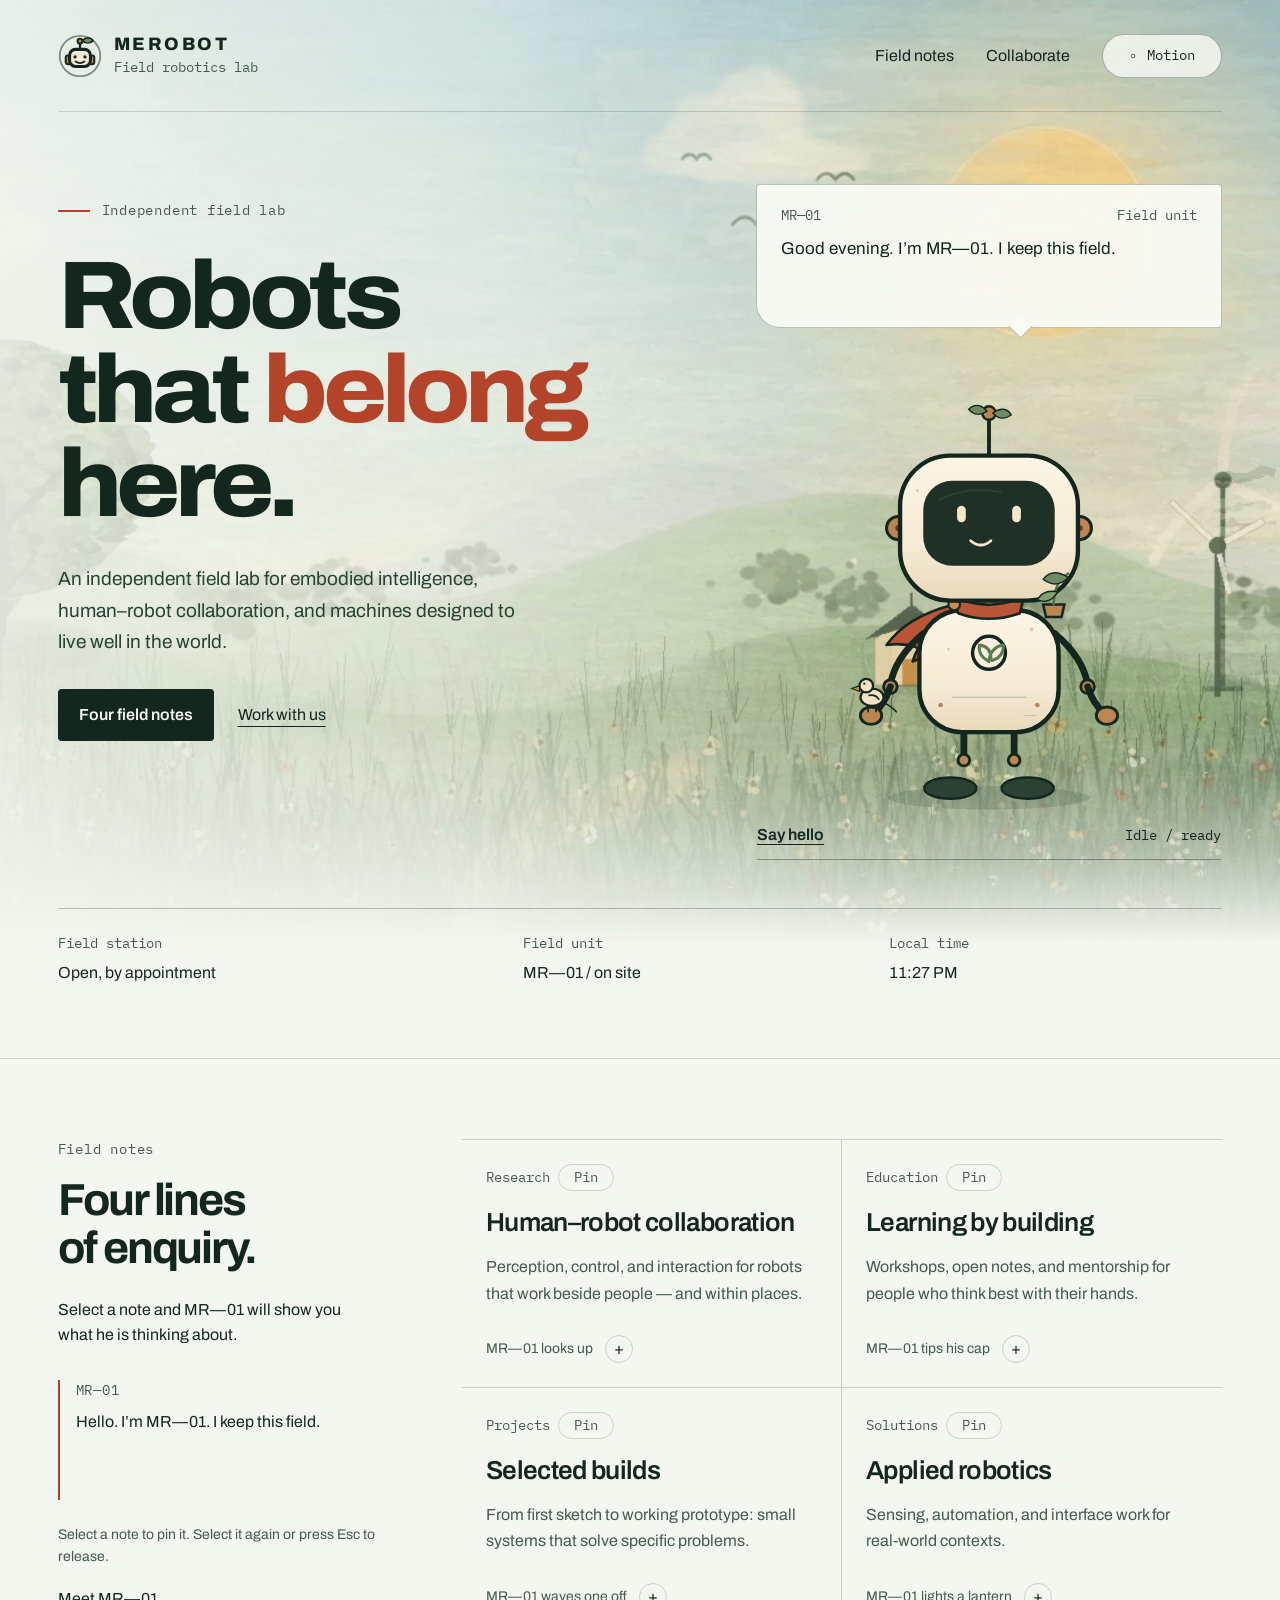
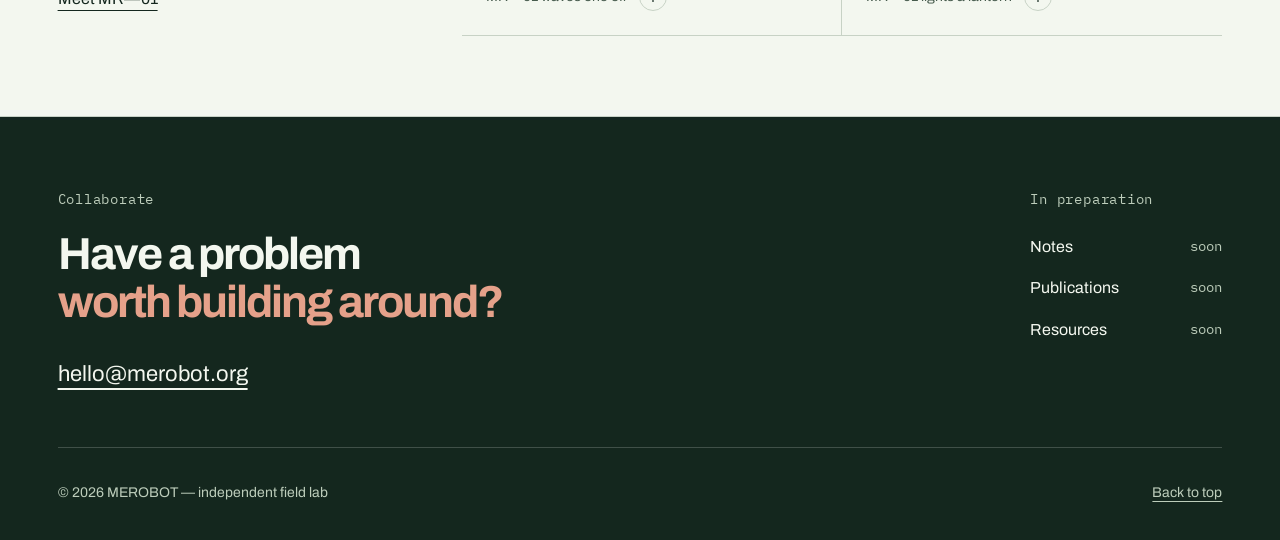
<file: index.html>
<!doctype html>
<html lang="en" data-motion="calm">
<head>
  <meta charset="utf-8">
  <meta http-equiv="Content-Security-Policy" content="default-src 'self'; base-uri 'self'; object-src 'none'; form-action 'self'; img-src 'self'; font-src 'self'; style-src 'self'; style-src-attr 'none'; script-src 'self'; script-src-attr 'none'; connect-src 'self'; manifest-src 'self';">
  <meta name="viewport" content="width=device-width, initial-scale=1">
  <title>MEROBOT — Robots that belong here</title>
  <meta name="description" content="MEROBOT is an independent field lab for embodied intelligence, human–robot collaboration, and machines designed to live well in the world.">
  <meta name="theme-color" content="#f3f7ef">
  <meta name="color-scheme" content="light">
  <link rel="canonical" href="https://merobot.org/">

  <meta property="og:type" content="website">
  <meta property="og:site_name" content="MEROBOT">
  <meta property="og:title" content="MEROBOT — Robots that belong here">
  <meta property="og:description" content="An independent field lab for embodied intelligence, human–robot collaboration, and machines designed to live well in the world.">
  <meta property="og:url" content="https://merobot.org/">
  <meta property="og:image" content="https://merobot.org/assets/img/og-cover-v5.jpg">
  <meta property="og:image:type" content="image/jpeg">
  <meta property="og:image:width" content="1200">
  <meta property="og:image:height" content="630">
  <meta property="og:image:alt" content="MEROBOT — a small field robot standing in a painted meadow.">
  <meta name="twitter:card" content="summary_large_image">
  <meta name="twitter:title" content="MEROBOT — Robots that belong here">
  <meta name="twitter:description" content="An independent field lab for embodied intelligence, human–robot collaboration, and machines designed to live well in the world.">
  <meta name="twitter:image" content="https://merobot.org/assets/img/og-cover-v5.jpg">

  <link rel="icon" href="/assets/img/favicon.svg" type="image/svg+xml">
  <link rel="apple-touch-icon" href="/assets/img/apple-touch-icon.png">
  <link rel="manifest" href="/site.webmanifest">
  <link rel="preload" href="/assets/fonts/archivo-latin.woff2" as="font" type="font/woff2" crossorigin>
  <link rel="preload" href="/assets/fonts/ibm-plex-mono-400-latin.woff2" as="font" type="font/woff2" crossorigin>
  <link rel="stylesheet" href="/assets/css/fonts.css?v=7.0.0">
  <link rel="stylesheet" href="/assets/css/home.css?v=7.0.0">
  <link rel="stylesheet" href="/assets/css/robot.css?v=7.0.0">
  <script src="/assets/js/home.js?v=7.0.0" data-cfasync="false" defer></script>
</head>
<body>
  <a class="skip-link" href="#main">Skip to content</a>
  <div class="world" aria-hidden="true">
    <img class="world__img" src="/assets/img/meadow-field-1600.webp"
      srcset="/assets/img/meadow-field-900.webp 900w, /assets/img/meadow-field-1600.webp 1600w"
      sizes="100vw" width="1600" height="828" alt="" decoding="async">
    <div class="world__veil"></div>
  </div>
  <div class="page">
    <header class="masthead wrap" id="top">
      <a class="brand" href="/" aria-label="MEROBOT — home">
        <svg class="brand__mark" viewBox="0 0 40 40" aria-hidden="true" focusable="false">
          <circle class="brand__ring" cx="20" cy="20" r="18.4"/>
          <path class="brand__antenna-stem" d="M20 13V7"/>
          <circle class="brand__antenna-ball" cx="20" cy="6.5" r="2.2"/>
          <path class="brand__leaf" d="M22 6c4-4 8-3 10 0-3 3-7 3-10 0Z"/>
          <rect class="brand__ear" x="7" y="19.5" width="4.5" height="8" rx="2"/>
          <rect class="brand__ear" x="28.5" y="19.5" width="4.5" height="8" rx="2"/>
          <rect class="brand__head" x="10.5" y="14" width="19" height="15.5" rx="5.5"/>
          <circle class="brand__eye" cx="15.5" cy="20.8" r="1.5"/>
          <circle class="brand__eye" cx="24.5" cy="20.8" r="1.5"/>
          <path class="brand__mouth" d="M16 25c2.4 1.7 5.6 1.7 8 0"/>
        </svg>
        <span class="brand__text"><span class="brand__name">MEROBOT</span><span class="brand__descriptor">Field robotics lab</span></span>
      </a>
      <nav class="navigation" aria-label="Main">
        <a href="#notes">Field notes</a>
        <a href="#contact">Collaborate</a>
      </nav>
      <button class="motion" type="button" data-motion-toggle aria-pressed="true" aria-label="Calm mode" aria-describedby="motion-help" hidden>
        <span class="motion__icon" aria-hidden="true">II</span><span data-motion-label>Calm</span>
      </button>
      <span class="visually-hidden" id="motion-help">Calm pauses movement. Your system’s reduced motion preference takes priority.</span>
    </header>

    <main id="main" tabindex="-1">
      <div class="arrival wrap">
        <section class="hero" aria-labelledby="hero-title">
          <p class="eyebrow">Independent field lab</p>
          <h1 id="hero-title"><span>Robots</span> <span>that <em>belong</em></span> <span>here.</span></h1>
          <p class="hero__intro">An independent field lab for embodied intelligence, human–robot collaboration, and machines designed to live well in the world.</p>
          <div class="hero__actions">
            <a class="button button--dark" href="#notes">Four field notes</a>
            <a class="text-link" href="mailto:hello@merobot.org">Work with us</a>
          </div>
        </section>
        <section class="stage" aria-label="Meet MR—01" id="mr01">
          <aside class="voice" data-voice aria-label="MR—01 says">
            <p class="voice__head"><span>MR—01</span><span class="voice__caption">Field unit</span></p>
            <p class="voice__text" data-voice-text>Hello. I’m MR—01. I keep this field.</p>
          </aside>
          <button class="unit" type="button" disabled data-robot aria-label="Say hello to MR—01" aria-describedby="robot-hint">
            <svg class="robot" data-face="neutral" data-mood="idle" data-act="" viewBox="0 0 480 500" width="480" height="500" aria-hidden="true" focusable="false">
            <defs>
              <linearGradient id="shellGrad" x1="0" y1="0" x2="0" y2="1">
                <stop offset="0" stop-color="#fcf5e6"/>
                <stop offset=".62" stop-color="#f5ead3"/>
                <stop offset="1" stop-color="#ead9bc"/>
              </linearGradient>
            </defs>
            <ellipse class="robot__shadow" cx="240" cy="486" rx="104" ry="12"/>

            <g class="robot__float">
              <g class="legs">
                <path class="robot-limb" d="M214 414v33"/>
                <path class="robot-limb" d="M266 414v33"/>
                <circle class="joint" cx="214" cy="447" r="6"/>
                <circle class="joint" cx="266" cy="447" r="6"/>
                <ellipse class="foot" cx="200" cy="476" rx="27" ry="11"/>
                <ellipse class="foot" cx="280" cy="476" rx="27" ry="11"/>
              </g>

              <g class="scarf-tails">
                <path class="scarf" d="M204 286c-32 8-56 22-70 42 18-3 33 1 45 10 7-21 18-38 34-49Z"/>
                <path class="scarf scarf--two" d="M206 294c-24 14-39 31-45 51 13-6 26-5 36 1 2-20 6-36 18-49Z"/>
              </g>

              <g class="arm arm--left">
                <path class="robot-limb" d="M172 316c-20 17-31 34-34 53"/>
                <circle class="joint" cx="138" cy="371" r="7"/>
                <path class="robot-limb" d="M138 371c-4 12-9 21-17 27"/>
                <ellipse class="hand" cx="118" cy="401" rx="11" ry="9"/>
              </g>
              <g class="arm arm--right">
                <path class="robot-limb" d="M308 316c20 17 31 34 34 53"/>
                <circle class="joint" cx="342" cy="371" r="7"/>
                <path class="robot-limb" d="M342 371c4 12 9 21 17 27"/>
                <ellipse class="hand" cx="362" cy="401" rx="11" ry="9"/>
              </g>

              <rect class="neck" x="216" y="272" width="48" height="30" rx="8"/>
              <rect class="shell" x="168" y="292" width="144" height="126" rx="44"/>
              <circle class="body-dial" cx="240" cy="336" r="17"/>
              <path class="body-leaf" d="M240 345c-8-4-11-10-10-17 8 1 12 6 12 14M240 343c2-9 7-14 15-15 0 8-4 14-12 16"/>
              <circle class="rivet" cx="190" cy="390" r="2.4"/>
              <circle class="rivet" cx="290" cy="390" r="2.4"/>
              <path class="body-seam" d="M202 382h76"/>
              <circle class="patina" cx="284" cy="312" r="2.1"/>
              <circle class="patina" cx="198" cy="332" r="1.6"/>
              <path class="scratch" d="M276 401h13"/>

              <g class="scarf-band">
                <path class="scarf" d="M204 278c24 11 48 11 72 0l-4 17c-22 8-42 8-64 0Z"/>
                <circle class="scarf-knot" cx="204" cy="286" r="6"/>
              </g>

              <g class="robot__head">
                <g class="head-tilt">
                  <g class="antenna">
                    <path class="antenna-stem" d="M240 132V94"/>
                    <circle class="antenna-bulb" cx="240" cy="88" r="7"/>
                    <path class="antenna-leaf" d="M244 88c8-6 15-5 19 2-7 5-14 4-19-2Z"/>
                    <path class="antenna-leaf" d="M238 86c-6-7-13-8-19-2 5 6 12 7 19 2Z"/>
                  </g>

                  <circle class="ear" cx="146" cy="207" r="12"/>
                  <circle class="ear" cx="334" cy="207" r="12"/>
                  <circle class="ear-dot" cx="146" cy="207" r="3"/>
                  <circle class="ear-dot" cx="334" cy="207" r="3"/>

                  <rect class="shell" x="148" y="132" width="184" height="150" rx="52"/>
                  <rect class="visor" x="172" y="158" width="136" height="88" rx="30"/>

                  <g class="face face--neutral">
                    <g class="eye-track">
                      <rect class="eye eye-blink" x="207" y="184" width="9" height="17" rx="4.5"/>
                      <rect class="eye eye-blink" x="264" y="184" width="9" height="17" rx="4.5"/>
                    </g>
                    <path class="mouth" d="M221 220c7 6 14 6 21 0"/>
                  </g>

                  <g class="face face--curious">
                    <g class="eye-track">
                      <rect class="eye eye-blink" x="207" y="181" width="9" height="16" rx="4.5"/>
                      <rect class="eye eye-blink" x="264" y="181" width="9" height="16" rx="4.5"/>
                    </g>
                    <path class="brow" d="M198 170h15M267 170h15"/>
                    <circle class="mouth-o" cx="240" cy="221" r="4.6"/>
                  </g>

                  <g class="face face--happy">
                    <path class="happy-eye" d="M202 198c6-9 14-9 20 0"/>
                    <path class="happy-eye" d="M258 198c6-9 14-9 20 0"/>
                    <path class="mouth" d="M216 213c8 13 24 13 32 0"/>
                  </g>

                  <g class="face face--excited">
                    <circle class="eye" cx="211" cy="194" r="8"/>
                    <circle class="eye" cx="269" cy="194" r="8"/>
                    <circle class="eye-shine" cx="214" cy="191" r="2"/>
                    <circle class="eye-shine" cx="272" cy="191" r="2"/>
                    <ellipse class="mouth-fill" cx="240" cy="220" rx="10" ry="7"/>
                  </g>

                  <g class="face face--wink">
                    <rect class="eye eye-blink" x="207" y="184" width="9" height="17" rx="4.5"/>
                    <path class="happy-eye" d="M259 198c6-9 14-9 20 0"/>
                    <path class="mouth" d="M218 218c8 5 17 2 22-3"/>
                  </g>

                  <g class="face face--sleepy">
                    <path class="happy-eye" d="M202 197c6 5 14 5 20 0"/>
                    <path class="happy-eye" d="M258 197c6 5 14 5 20 0"/>
                    <path class="mouth" d="M228 220c4 3 8 3 12 0"/>
                  </g>

                  <path class="visor-gloss" d="M188 178c19-10 43-12 65-8"/>
                  <circle class="patina" cx="312" cy="260" r="2"/>
                  <circle class="patina" cx="166" cy="168" r="1.6"/>
                </g>
              </g>

              <g class="plant">
                <path class="plant-cup" d="M296 286h22l-3 13h-16Z"/>
                <path class="plant-stem" d="M307 286c0-15 5-26 15-32"/>
                <path class="plant-leaf" d="M322 258c-11-7-20-6-26 2 9 7 18 6 26-2Z"/>
                <path class="plant-leaf plant-leaf--small" d="M311 273c-10-2-17 1-21 8 8 4 16 1 21-8Z"/>
              </g>

              <g class="bird">
                <path class="bird-tail" d="M124 385c10 3 16 7 20 12"/>
                <ellipse class="bird-body" cx="119" cy="382" rx="12" ry="9"/>
                <circle class="bird-head" cx="113" cy="370" r="7"/>
                <path class="bird-beak" d="M106 370l-8 3 8 3Z"/>
                <circle class="bird-eye" cx="111" cy="368" r="1.2"/>
                <path class="bird-wing" d="M116 380c5-1 8 1 10 4"/>
                <path class="bird-foot" d="M115 391v6M123 391v6"/>
              </g>

              <g class="acc acc--lens">
                <g class="lens-float">
                  <circle class="lens-glass" cx="368" cy="180" r="30"/>
                  <path class="lens-handle" d="M389 201l18 24"/>
                  <path class="lens-leaf" d="M352 190c4-16 17-24 34-20-2 17-14 26-34 20Z"/>
                  <path class="lens-vein" d="M355 186c8 2 16 0 24-6"/>
                </g>
                <circle class="firefly" cx="327" cy="150" r="3"/>
                <circle class="firefly" cx="412" cy="152" r="2.4"/>
                <circle class="firefly" cx="390" cy="236" r="2.2"/>
              </g>

              <g class="acc acc--cap">
                <path class="cap-top" d="M158 112 240 76 322 112 240 148Z"/>
                <path class="cap-base" d="M196 128c0 14 18 23 44 23s44-9 44-23"/>
                <path class="cap-line" d="M240 76V64"/>
                <circle class="cap-button" cx="240" cy="61" r="4"/>
                <path class="cap-tassel" d="M318 112c12 7 15 18 10 29"/>
                <circle class="cap-tassel-end" cx="327" cy="145" r="4"/>
              </g>

              <g class="acc acc--plane">
                <path class="plane-trail" d="M300 235c28-40 62-65 103-80"/>
                <g class="plane">
                  <path class="plane-body" d="M352 150 418 128 388 164 376 194 366 166Z"/>
                  <path class="plane-fold" d="M418 128 366 166M366 166l10 4"/>
                </g>
                <circle class="firefly" cx="333" cy="208" r="2.2"/>
              </g>

              <g class="acc acc--lantern">
                <path class="lantern-line" d="M372 108v28"/>
                <g class="lantern-sway">
                  <circle class="lantern-glow" cx="372" cy="162" r="36"/>
                  <path class="lantern-cap" d="M350 136h44"/>
                  <path class="lantern-body" d="M350 140c0-6 44-6 44 0v42c0 12-44 12-44 0Z"/>
                  <path class="lantern-rib" d="M360 140v44M372 138v48M384 140v44"/>
                  <path class="lantern-base" d="M354 184h36"/>
                  <path class="lantern-tassel" d="M372 188v14"/>
                </g>
                <circle class="firefly" cx="420" cy="150" r="2.4"/>
              </g>
            </g>
          </svg>
            <span class="unit__bar" aria-hidden="true"><span class="unit__hint">Say hello</span><span data-state>Idle / ready</span></span>
          </button>
          <p class="visually-hidden" id="robot-hint">Select a field note to see MR—01’s response.</p>
        </section>
        <dl class="facts">
          <div><dt>Field station</dt><dd>Open, by appointment</dd></div>
          <div><dt>Field unit</dt><dd>MR—01 / on site</dd></div>
          <div><dt>Local time</dt><dd><time data-clock datetime="18:00">—</time></dd></div>
        </dl>
      </div>

      <section class="notes" id="notes" tabindex="-1" aria-labelledby="notes-title">
        <div class="notes__inner wrap">
          <noscript><p>JavaScript enables MR—01’s interactions. The four field notes are available below.</p></noscript>
          <div class="notes__head">
            <p class="eyebrow">Field notes</p>
            <h2 id="notes-title">Four lines<br>of enquiry.</h2>
            <p class="notes__lede">Select a note and MR—01 will show you what he is thinking about.</p>
            <div class="note-response" id="note-response" role="region" aria-label="MR—01’s response">
              <p class="eyebrow">MR—01</p>
              <p data-note-response>Hello. I’m MR—01. I keep this field.</p>
            </div>
            <p class="notes__hint" id="notes-help">Select a note to pin it. Select it again or press Esc to release.</p>
            <a class="text-link" href="#mr01">Meet MR—01</a>
          </div>
          <div class="notes__grid" role="group" aria-labelledby="notes-title" aria-describedby="notes-help">
          <button class="note" type="button" disabled data-mood="research" aria-pressed="false" aria-label="Research — Human–robot collaboration" aria-controls="note-response" aria-describedby="note-research-desc">
            <span class="note__top">
              <span class="note__kind">Research</span>
              <span class="note__pin" aria-hidden="true">Pin</span>
            </span>
            <span class="note__title">Human–robot collaboration</span>
            <span class="note__desc" id="note-research-desc">Perception, control, and interaction for robots that work beside people — and within places.</span>
            <span class="note__foot">
              <span class="note__response">MR—01 looks up</span>
              <span class="note__mark" aria-hidden="true">+</span>
            </span>
          </button>

          <button class="note" type="button" disabled data-mood="education" aria-pressed="false" aria-label="Education — Learning by building" aria-controls="note-response" aria-describedby="note-education-desc">
            <span class="note__top">
              <span class="note__kind">Education</span>
              <span class="note__pin" aria-hidden="true">Pin</span>
            </span>
            <span class="note__title">Learning by building</span>
            <span class="note__desc" id="note-education-desc">Workshops, open notes, and mentorship for people who think best with their hands.</span>
            <span class="note__foot">
              <span class="note__response">MR—01 tips his cap</span>
              <span class="note__mark" aria-hidden="true">+</span>
            </span>
          </button>

          <button class="note" type="button" disabled data-mood="projects" aria-pressed="false" aria-label="Projects — Selected builds" aria-controls="note-response" aria-describedby="note-projects-desc">
            <span class="note__top">
              <span class="note__kind">Projects</span>
              <span class="note__pin" aria-hidden="true">Pin</span>
            </span>
            <span class="note__title">Selected builds</span>
            <span class="note__desc" id="note-projects-desc">From first sketch to working prototype: small systems that solve specific problems.</span>
            <span class="note__foot">
              <span class="note__response">MR—01 waves one off</span>
              <span class="note__mark" aria-hidden="true">+</span>
            </span>
          </button>

          <button class="note" type="button" disabled data-mood="solutions" aria-pressed="false" aria-label="Solutions — Applied robotics" aria-controls="note-response" aria-describedby="note-solutions-desc">
            <span class="note__top">
              <span class="note__kind">Solutions</span>
              <span class="note__pin" aria-hidden="true">Pin</span>
            </span>
            <span class="note__title">Applied robotics</span>
            <span class="note__desc" id="note-solutions-desc">Sensing, automation, and interface work for real-world contexts.</span>
            <span class="note__foot">
              <span class="note__response">MR—01 lights a lantern</span>
              <span class="note__mark" aria-hidden="true">+</span>
            </span>
          </button>
        </div>
        </div>
      </section>
    </main>

    <footer class="footer" id="contact">
      <div class="footer__inner wrap">
        <div class="footer__lead">
          <p class="eyebrow">Collaborate</p>
          <h2>Have a problem<br><em>worth building around?</em></h2>
          <a class="footer__mail" href="mailto:hello@merobot.org">hello@merobot.org</a>
        </div>
        <div class="footer__aside">
          <p class="eyebrow">In preparation</p>
          <ul><li>Notes <span>soon</span></li><li>Publications <span>soon</span></li><li>Resources <span>soon</span></li></ul>
        </div>
        <div class="footer__base"><span>© 2026 MEROBOT — independent field lab</span><a href="#top">Back to top</a></div>
      </div>
    </footer>
  </div>
  <p class="visually-hidden" data-voice-live role="status" aria-live="polite" aria-atomic="true"></p>
</body>
</html>
</file>
<file: assets/css/fonts.css>
/* Self-hosted open-source typefaces (SIL Open Font License). */

@font-face {
  font-family: "Archivo";
  src: url("../fonts/archivo-latin.woff2") format("woff2");
  font-style: normal;
  font-weight: 100 900;
  font-stretch: 62% 125%;
  font-display: swap;
}

@font-face {
  font-family: "IBM Plex Mono";
  src: url("../fonts/ibm-plex-mono-400-latin.woff2") format("woff2");
  font-style: normal;
  font-weight: 400;
  font-display: swap;
}

@font-face {
  font-family: "IBM Plex Mono";
  src: url("../fonts/ibm-plex-mono-500-latin.woff2") format("woff2");
  font-style: normal;
  font-weight: 500;
  font-display: swap;
}
</file>
<file: assets/css/home.css>
/* MEROBOT — arrival, enquiry, collaboration. Local fonts, intrinsic layout. */
:root {
  --paper: #f3f7ef;
  --ink: #14271e;
  --muted: #465b4d;
  --coral: #b34429;
  --rule: #c7d2c5;
  --sans: "Archivo", "Helvetica Neue", Arial, sans-serif;
  --mono: "IBM Plex Mono", monospace;
  --gutter: clamp(1.25rem, 4.5vw, 4.5rem);
}
* { box-sizing: border-box; }
html { background: var(--paper); scroll-behavior: auto; -webkit-text-size-adjust: 100%; }
body { margin: 0; color: var(--ink); font: 1rem/1.6 var(--sans); -webkit-font-smoothing: antialiased; }
h1, h2, p, dl, dd { margin: 0; }
button, a { -webkit-tap-highlight-color: transparent; touch-action: manipulation; }
button { font: inherit; color: inherit; }
button:enabled { cursor: pointer; }
a { color: inherit; }
svg, img { display: block; max-width: 100%; }
[hidden] { display: none !important; }
::selection { background: #d4e0ca; color: var(--ink); }
:focus-visible { outline: 3px solid var(--coral); outline-offset: 5px; }
main:focus, section[tabindex]:focus { outline: none; }
section[id], footer[id] { scroll-margin-top: 2rem; }
.visually-hidden { position: absolute; width: 1px; height: 1px; padding: 0; margin: -1px; overflow: hidden; clip-path: inset(50%); white-space: nowrap; border: 0; }
.skip-link { position: fixed; z-index: 20; top: 1rem; left: 1rem; padding: .75rem 1rem; background: var(--ink); color: white; transform: translateY(-200%); }
.skip-link:focus { transform: none; }
.wrap { width: min(100% - 2 * var(--gutter), 90rem); margin-inline: auto; }
.world { position: absolute; inset: 0 0 auto; height: 59rem; overflow: hidden; pointer-events: none; background: #dce8dd; }
.world__img { width: 100%; height: 100%; object-fit: cover; object-position: 65% 55%; }
.world__veil { position: absolute; inset: 0; background: linear-gradient(90deg, #f3f7efdc, #f3f7ef90 37%, #f3f7ef05 70%), linear-gradient(0deg, var(--paper), transparent 24%); }
.page { position: relative; }
.masthead { min-height: 7rem; display: flex; align-items: center; gap: 2rem; border-bottom: 1px solid #14271e2b; }
.brand { display: inline-flex; align-items: center; gap: .75rem; text-decoration: none; }
.brand__mark { width: 2.75rem; height: 2.75rem; flex: none; }
.brand__text { display: grid; gap: .125rem; }
.brand__name { font-weight: 800; font-size: 1.125rem; letter-spacing: .14em; line-height: 1.2; }
.brand__descriptor { font: .875rem/1.4 var(--mono); color: var(--muted); }
.brand__ring, .brand__antenna-stem, .brand__leaf, .brand__ear, .brand__head, .brand__mouth { fill: none; stroke: var(--ink); stroke-linecap: round; stroke-linejoin: round; }
.brand__ring { stroke-width: 1.6; opacity: .5; }
.brand__antenna-stem { stroke-width: 2; }
.brand__leaf { fill: #6f8b62; stroke-width: 1.4; }
.brand__ear, .brand__antenna-ball { fill: #bd8650; stroke: var(--ink); stroke-width: 1.8; }
.brand__head { fill: #f6ecd7; stroke-width: 2.8; }
.brand__eye { fill: var(--ink); }
.brand__mouth { stroke-width: 1.7; }
.navigation { display: flex; gap: 2rem; margin-left: auto; }
.navigation a { min-height: 2.75rem; display: inline-flex; align-items: center; text-decoration-thickness: 1px; text-underline-offset: .35rem; text-decoration-color: transparent; }
.navigation a:hover { text-decoration-color: currentColor; }
.motion { display: inline-flex; align-items: center; justify-content: center; gap: .6rem; min-height: 2.75rem; min-width: 7.5rem; padding: .5rem .875rem; border: 1px solid #14271e55; border-radius: 2rem; background: #f3f7efdc; font: .875rem/1.5 var(--mono); }
.motion:hover { background: white; }
.motion:disabled { cursor: default; opacity: 1; }
.motion__icon { font-family: var(--sans); font-size: 1rem; font-weight: 700; letter-spacing: .06em; }
.arrival { display: grid; grid-template-columns: repeat(12, minmax(0, 1fr)); gap: 2rem; padding-top: 4.5rem; padding-bottom: 3rem; }
.hero { grid-column: span 7; padding-top: 1rem; }
.eyebrow { font: .875rem/1.5 var(--mono); color: var(--muted); letter-spacing: .055em; }
.hero > .eyebrow { display: flex; align-items: center; gap: .75rem; }
.hero > .eyebrow::before { content: ""; width: 2rem; height: 2px; background: var(--coral); }
h1 { margin-top: 1.75rem; font-size: clamp(4rem, 7.5vw, 7.5rem); font-weight: 800; font-stretch: 108%; letter-spacing: -.055em; line-height: .98; }
h1 span { display: block; }
h1 em { color: var(--coral); font-style: normal; }
.hero__intro { margin-top: 2rem; max-width: 42ch; font-size: 1.1875rem; line-height: 1.65; color: #294333; text-wrap: pretty; }
.hero__actions { margin-top: 2rem; display: flex; align-items: center; flex-wrap: wrap; gap: 1.5rem; }
.button { min-height: 3.25rem; display: inline-flex; align-items: center; justify-content: center; padding: .75rem 1.25rem; border: 1px solid var(--ink); border-radius: .2rem; text-decoration: none; font-weight: 600; }
.button--dark { background: var(--ink); color: var(--paper); }
.button--dark:hover { background: #2a4835; }
.text-link { display: inline-flex; align-items: center; min-height: 2.75rem; width: fit-content; text-underline-offset: .35em; }
.text-link:hover { color: var(--coral); }
.stage { grid-column: span 5; display: flex; flex-direction: column; align-items: center; min-width: 0; }
.voice { position: relative; align-self: stretch; padding: 1.25rem 1.5rem; border: 1px solid #14271e45; border-radius: .25rem .25rem .25rem 1.5rem; background: #f8faf3f5; min-height: 9rem; }
.voice::after { content: ""; position: absolute; bottom: -.5rem; left: 55%; width: 1rem; height: 1rem; background: #f8faf3; border-right: 1px solid #14271e45; border-bottom: 1px solid #14271e45; transform: rotate(45deg); }
.voice__head { display: flex; align-items: center; justify-content: space-between; gap: 1rem; font: .875rem/1.5 var(--mono); color: var(--muted); }
.voice__text { margin-top: .625rem; font-size: 1.0625rem; line-height: 1.55; }
.unit { width: min(100%, 29rem); padding: 0; background: none; border: 0; border-radius: .3rem; text-align: left; }
.robot { width: 100%; height: auto; color: var(--ink); overflow: visible; }
.unit__bar { display: flex; align-items: center; justify-content: space-between; flex-wrap: wrap; gap: .5rem 1rem; padding: .75rem 0; border-bottom: 1px solid #14271e65; font: .875rem/1.5 var(--mono); }
.unit__hint { font-family: var(--sans); font-size: 1rem; font-weight: 600; text-decoration: underline; text-underline-offset: .25em; }
.unit:hover .unit__hint { color: var(--coral); }
html:not([data-enhanced]) .unit__hint,
html:not([data-enhanced]) .note__pin,
html:not([data-enhanced]) .note__mark,
html:not([data-enhanced]) .notes__hint,
html:not([data-enhanced]) .note-response { display: none; }
noscript { grid-column: 1 / -1; }
.facts { grid-column: 1 / -1; display: grid; grid-template-columns: 1.3fr 1fr 1fr; gap: 2rem; padding: 1.5rem 0; margin-top: 1rem; border-top: 1px solid #14271e45; }
.facts dt { font: .875rem/1.5 var(--mono); color: var(--muted); margin-bottom: .375rem; }
.facts dd { font-size: 1rem; }
time { font-variant-numeric: tabular-nums; }
.notes { background: var(--paper); border-block: 1px solid var(--rule); }
.notes__inner { display: grid; grid-template-columns: repeat(12, minmax(0, 1fr)); gap: 3rem; padding-block: 5rem; }
.notes__head { grid-column: span 4; display: flex; flex-direction: column; align-items: start; }
h2 { font-size: clamp(2.5rem, 3.5vw, 3.5rem); letter-spacing: -.045em; font-weight: 700; line-height: 1.08; }
.notes h2 { margin-top: 1rem; }
.notes__lede { margin-top: 1.5rem; max-width: 32ch; }
.notes__hint { margin-block: 1.5rem .5rem; font-size: .875rem; color: var(--muted); }
.note-response { border-left: 2px solid var(--coral); padding-left: 1rem; margin-top: 2rem; min-height: 7.5rem; }
.note-response > p + p { margin-top: .5rem; }
.notes__grid { grid-column: span 8; display: grid; grid-template-columns: repeat(2, minmax(0, 1fr)); border-top: 1px solid var(--rule); }
.note { position: relative; display: flex; flex-direction: column; gap: 1rem; min-width: 0; padding: 1.5rem; border: 0; border-bottom: 1px solid var(--rule); border-radius: 0; background: transparent; text-align: left; }
.note:nth-child(odd) { border-right: 1px solid var(--rule); }
.note__top { display: flex; align-items: center; justify-content: space-between; gap: .5rem; font: .875rem/1.5 var(--mono); color: var(--muted); }
.note__pin { display: inline-block; min-width: 3.5rem; padding: .125rem .5rem; border: 1px solid var(--rule); border-radius: 1rem; text-align: center; }
.note__title { display: block; font-size: 1.625rem; font-weight: 600; letter-spacing: -.025em; line-height: 1.2; text-wrap: pretty; }
.note__desc { display: block; color: var(--muted); font-size: 1rem; line-height: 1.65; }
.note__foot { margin-top: auto; display: flex; align-items: center; justify-content: space-between; gap: .75rem; padding-top: .75rem; }
.note__response { font-size: .875rem; color: var(--muted); }
.note__mark { flex: none; display: inline-flex; align-items: center; justify-content: center; width: 1.75rem; height: 1.75rem; border: 1px solid var(--rule); border-radius: 50%; }
.note[data-preview="true"] { background: #e7eee2; }
.note[aria-pressed="true"] { background: #e2ebdb; box-shadow: inset 3px 0 0 var(--coral); }
.note[aria-pressed="true"] .note__pin { background: var(--ink); border-color: var(--ink); color: white; }
.note:focus-visible { outline-offset: -4px; z-index: 1; }
.footer { color: #f3f7ef; background: #14271e; }
.footer__inner { display: grid; grid-template-columns: 2fr 1fr; gap: 3rem; padding-top: 4.5rem; }
.footer .eyebrow { color: #bdcdbb; }
.footer h2 { margin-top: 1.25rem; max-width: 24ch; }
.footer em { font-style: normal; color: #e5a18a; }
.footer__mail { display: inline-flex; align-items: center; min-height: 3rem; margin-top: 1.5rem; font-size: 1.375rem; text-underline-offset: .3em; overflow-wrap: anywhere; }
.footer__aside { justify-self: end; min-width: 12rem; }
.footer ul { padding: 0; margin: 1rem 0 0; list-style: none; }
.footer li { display: flex; justify-content: space-between; gap: 2rem; padding-block: .5rem; }
.footer li span { font: .875rem/1.8 var(--mono); color: #bdcdbb; }
.footer__base { grid-column: 1 / -1; padding-block: 1.5rem; display: flex; justify-content: space-between; gap: 1rem; flex-wrap: wrap; align-items: center; border-top: 1px solid #ffffff30; font-size: .875rem; color: #bdcdbb; }
.footer__base a { display: inline-flex; align-items: center; min-height: 2.75rem; text-underline-offset: .3em; }
@media (min-width: 56.25rem) {
  .notes__head { position: sticky; top: 2rem; align-self: start; }
}
@media (max-width: 75rem) {
  .masthead { gap: 1.25rem; }
  .navigation { gap: 1.25rem; }
  .arrival { gap: 1.5rem; padding-top: 3rem; }
  .notes__inner { gap: 2rem; }
  .notes__head { grid-column: span 4; }
  .notes__grid { grid-column: span 8; }
  .note { padding: 1.25rem; }
}
@media (max-width: 56.25rem) {
  .arrival { grid-template-columns: repeat(2, minmax(0, 1fr)); }
  .hero, .stage { grid-column: span 1; }
  h1 { font-size: clamp(3.25rem, 7.5vw, 4.75rem); }
  .hero__intro { font-size: 1.0625rem; }
  .notes__inner { grid-template-columns: 1fr; padding-block: 3rem; }
  .notes__head, .notes__grid { grid-column: 1; }
  .notes__head { display: grid; grid-template-columns: 1fr 1fr; gap: 0 2rem; }
  .notes__head > .eyebrow, .notes__head h2, .notes__lede { grid-column: 1; }
  .note-response { grid-column: 2; grid-row: 1 / span 3; margin-top: 0; align-self: center; }
  .notes__hint, .notes__head > .text-link { grid-column: 1 / -1; }
}
@media (max-width: 43.75rem) {
  .masthead { flex-wrap: wrap; justify-content: space-between; padding-block: 1rem; gap: 1rem; min-height: 0; }
  .brand__mark { width: 2.25rem; height: 2.25rem; }
  .brand__name { font-size: 1rem; }
  .brand__descriptor { font-size: .875rem; letter-spacing: -.02em; }
  .navigation { order: 3; width: 100%; margin-left: 0; justify-content: space-between; border-top: 1px solid #14271e25; padding-top: .5rem; }
  .motion { min-width: 6.5rem; }
  .arrival { grid-template-columns: 1fr; gap: 2rem; padding-top: 2rem; padding-bottom: 1rem; }
  .hero { grid-column: 1; padding: 0; }
  h1 { font-size: clamp(3.25rem, 13.2vw, 5rem); line-height: 1; margin-top: 1.5rem; }
  .hero__intro { font-size: 1.125rem; line-height: 1.6; margin-top: 1.5rem; }
  .hero__actions { gap: 1.25rem; margin-top: 1.5rem; }
  .stage { grid-column: 1; width: 100%; max-width: 29rem; justify-self: center; flex-direction: column-reverse; }
  .voice { min-height: 8.5rem; padding: 1rem 1.25rem; border-radius: .25rem .25rem 1.5rem .25rem; }
  .voice::after { display: none; }
  .unit { width: min(100%, 23rem); }
  .world { height: 87rem; }
  .world__img { object-position: 60% 50%; }
  .world__veil { background: linear-gradient(180deg, #f3f7efb8, #f3f7ef72 35%, #f3f7ef05 70%, var(--paper)); }
  .facts { grid-template-columns: 1fr; gap: 1rem; margin: 0; padding-block: 1.5rem; }
  .facts > div { display: flex; justify-content: space-between; gap: 1rem; align-items: baseline; }
  .facts dt { margin: 0; }
  .facts dd { text-align: right; }
  .notes__head { display: flex; gap: 0; }
  .notes__grid { grid-template-columns: 1fr; }
  .notes__lede { margin-top: 1rem; }
  .note-response { margin-top: 1.5rem; min-height: 6rem; }
  .notes__hint { margin-top: 1rem; }
  .note { padding: 1.5rem 0; }
  .note:nth-child(odd) { border-right: 0; }
  .note[data-preview="true"], .note[aria-pressed="true"] { padding-inline: 1rem; }
  .note__title { font-size: 1.625rem; }
  .footer__inner { grid-template-columns: 1fr; gap: 2.5rem; padding-top: 3rem; }
  .footer__aside { justify-self: start; width: 100%; }
  .footer h2 { font-size: 2.5rem; }
  .footer__base { gap: .5rem; }
}
@media (prefers-reduced-motion: reduce) {
  *, *::before, *::after { animation: none !important; transition: none !important; scroll-behavior: auto !important; }
}
html[data-motion="calm"] *, html[data-motion="calm"] *::before, html[data-motion="calm"] *::after { animation: none !important; transition: none !important; }
@media (forced-colors: active) {
  .note[aria-pressed="true"] { outline: 3px solid Highlight; outline-offset: -4px; }
  .world { display: none; }
  .motion, .button { border: 1px solid ButtonText; }
}
</file>
<file: assets/css/robot.css>
/* Original MR—01 illustration styles, retained from v6. No perpetual loops. */
.robot__shadow { fill: #23392b; opacity: .16; }
.robot .robot-limb {
  fill: none;
  stroke: currentColor;
  stroke-width: 7;
  stroke-linecap: round;
  stroke-linejoin: round;
}

.robot .shell {
  fill: url("#shellGrad");
  stroke: currentColor;
  stroke-width: 4.5;
  stroke-linejoin: round;
}

.robot .neck {
  fill: #bd8650;
  stroke: currentColor;
  stroke-width: 4;
}

.robot .joint,
.robot .hand {
  fill: #bd8650;
  stroke: currentColor;
  stroke-width: 3;
}

.robot .foot {
  fill: #2c4033;
  stroke: currentColor;
  stroke-width: 2.4;
}

.robot .ear {
  fill: #bd8650;
  stroke: currentColor;
  stroke-width: 3.1;
}

.robot .ear-dot {
  fill: #5d3b28;
}

.robot .visor {
  fill: #1f3026;
}

.robot .body-dial {
  fill: #f7eedb;
  stroke: currentColor;
  stroke-width: 3.6;
}

.robot .body-leaf {
  fill: none;
  stroke: #5b7b50;
  stroke-width: 3;
  stroke-linecap: round;
  stroke-linejoin: round;
}

.robot .rivet {
  fill: #b08a5e;
}

.robot .patina {
  fill: #a95433;
  opacity: 0.26;
}

.robot .scratch,
.robot .body-seam,
.robot .lens-handle,
.robot .lens-vein,
.robot .cap-line,
.robot .cap-tassel,
.robot .plane-fold,
.robot .plane-trail,
.robot .lantern-cap,
.robot .lantern-base,
.robot .lantern-rib,
.robot .lantern-tassel,
.robot .lantern-line,
.robot .bird-tail,
.robot .bird-wing,
.robot .bird-foot,
.robot .plant-stem {
  fill: none;
  stroke-linecap: round;
}

.robot .scratch {
  stroke: currentColor;
  stroke-width: 1;
  opacity: 0.18;
}

.robot .body-seam {
  stroke: currentColor;
  stroke-width: 1.2;
  opacity: 0.24;
}

.robot .antenna-stem {
  fill: none;
  stroke: currentColor;
  stroke-width: 4;
  stroke-linecap: round;
}

.robot .antenna-bulb {
  fill: #bd8650;
  stroke: currentColor;
  stroke-width: 2.5;
}

.robot .antenna-leaf {
  fill: #6f8b62;
  stroke: currentColor;
  stroke-width: 1.5;
}

.robot .antenna {
  transform-box: view-box;
  transform-origin: 240px 132px;
}

.robot[data-mood="education"] .antenna {
  opacity: 0;
}

.robot .scarf {
  fill: #b85635;
  stroke: currentColor;
  stroke-width: 2.7;
  stroke-linejoin: round;
}

.robot .scarf--two {
  fill: #9f482d;
}

.robot .scarf-knot {
  fill: #d08a54;
  stroke: currentColor;
  stroke-width: 2.2;
}

.scarf-tails {
  transform-box: view-box;
  transform-origin: 204px 286px;
}

.robot .plant {
  transform-box: view-box;
  transform-origin: 307px 286px;
}

.robot .plant-cup {
  fill: #bd8650;
  stroke: currentColor;
  stroke-width: 2.6;
}

.robot .plant-stem {
  stroke: #4f6f48;
  stroke-width: 2.6;
}

.robot .plant-leaf {
  fill: #6f8b62;
  stroke: currentColor;
  stroke-width: 1.4;
}

.robot .plant-leaf--small {
  fill: #83a06f;
}

.robot .bird {
  transform-box: view-box;
  transform-origin: 118px 392px;
}

.robot .bird-body,
.robot .bird-head {
  fill: #f2e3c3;
  stroke: currentColor;
  stroke-width: 2.3;
}

.robot .bird-tail,
.robot .bird-wing,
.robot .bird-foot {
  stroke: currentColor;
  stroke-width: 1.7;
}

.robot .bird-beak {
  fill: #c58a43;
  stroke: currentColor;
  stroke-width: 1.2;
}

.robot .bird-eye {
  fill: #22362b;
}

/* Faces -------------------------------------------------------------------- */

.robot .face {
  opacity: 0;
  transition: opacity 0.12s ease;
}

.robot[data-face="neutral"] .face--neutral,
.robot[data-face="curious"] .face--curious,
.robot[data-face="happy"] .face--happy,
.robot[data-face="excited"] .face--excited,
.robot[data-face="wink"] .face--wink,
.robot[data-face="sleepy"] .face--sleepy {
  opacity: 1;
}

.robot .eye {
  fill: #f4e7cb;
}

.robot .mouth {
  fill: none;
  stroke: #f4e7cb;
  stroke-width: 2.8;
  stroke-linecap: round;
}

.robot .happy-eye {
  fill: none;
  stroke: #f4e7cb;
  stroke-width: 2.8;
  stroke-linecap: round;
}

.robot .brow {
  fill: none;
  stroke: #f4e7cb;
  stroke-width: 1.4;
  stroke-linecap: round;
  opacity: 0.5;
}

.robot .mouth-o {
  fill: none;
  stroke: #f4e7cb;
  stroke-width: 2.4;
}

.robot .mouth-fill {
  fill: #f4e7cb;
}

.robot .eye-shine {
  fill: #1f3026;
  opacity: 0.42;
}

.robot .visor-gloss {
  fill: none;
  stroke: #fff;
  stroke-width: 2;
  opacity: 0.07;
}

.robot .eye-blink,
.robot .happy-eye,
.robot .eye {
  transform-box: fill-box;
  transform-origin: center;
}

/* Arms --------------------------------------------------------------------- */

.robot .arm--left,
.robot .arm--right {
  transform-box: view-box;
}

.robot .arm--left {
  transform-origin: 172px 316px;
}

.robot .arm--right {
  transform-origin: 308px 316px;
}

.robot[data-mood="projects"] .arm--right {
  transform: rotate(-104deg);
}

.robot[data-mood="projects"] .arm--right .hand {
  transform-box: fill-box;
  transform-origin: center;
}

/* Accessories -------------------------------------------------------------- */

.robot .acc {
  opacity: 0;
  pointer-events: none;
  transition: opacity 0.2s ease;
}

.robot[data-mood="research"] .acc--lens,
.robot[data-mood="education"] .acc--cap,
.robot[data-mood="projects"] .acc--plane,
.robot[data-mood="solutions"] .acc--lantern {
  opacity: 1;
}

.robot .lens-float {
  transform-box: view-box;
  transform-origin: 368px 180px;
}

.robot .lens-glass {
  fill: rgba(251, 243, 225, 0.18);
  stroke: currentColor;
  stroke-width: 3;
}

.robot .lens-handle {
  stroke: currentColor;
  stroke-width: 3;
}

.robot .lens-vein {
  stroke: currentColor;
  stroke-width: 1.4;
  opacity: 0.6;
}

.robot .lens-leaf {
  fill: #7f9a6d;
  stroke: currentColor;
  stroke-width: 1.5;
}

.robot .firefly {
  fill: #e8c77f;
  opacity: 0.8;
}

.robot .acc--cap {
  transform: translateY(-30px) rotate(-9deg);
  transform-box: view-box;
  transform-origin: 240px 112px;
  transition:
    transform 0.5s cubic-bezier(0.18, 1.45, 0.38, 1),
    opacity 0.15s ease;
}

.robot[data-mood="education"] .acc--cap {
  opacity: 1;
  transform: translateY(0) rotate(-3deg);
}

.robot .cap-top {
  fill: #1e3329;
}

.robot .cap-base {
  fill: #2a3f31;
}

.robot .cap-line,
.robot .cap-tassel {
  stroke: #d2a04a;
  stroke-width: 2.4;
}

.robot .cap-button,
.robot .cap-tassel-end {
  fill: #d2a04a;
}

.robot .plane-body {
  fill: #fbf3e1;
  stroke: currentColor;
  stroke-width: 2.6;
  stroke-linejoin: round;
}

.robot .plane-fold {
  stroke: currentColor;
  stroke-width: 1.5;
}

.robot .plane-trail {
  stroke: #d2a04a;
  stroke-width: 1.6;
  stroke-dasharray: 5 7;
  opacity: 0.7;
}

.robot .plane {
  transform-box: view-box;
  transform-origin: 380px 160px;
}

.robot .lantern-glow {
  fill: #f2ce7e;
  opacity: 0.26;
  filter: blur(8px);
}

.robot .lantern-body {
  fill: #e8c37a;
  stroke: currentColor;
  stroke-width: 2.5;
}

.robot .lantern-cap,
.robot .lantern-base,
.robot .lantern-rib {
  stroke: currentColor;
  stroke-width: 2;
}

.robot .lantern-tassel {
  stroke: #a95433;
  stroke-width: 2.2;
}

.robot .lantern-line {
  stroke: currentColor;
  stroke-width: 1.4;
  stroke-dasharray: 3 4;
  opacity: 0.55;
}

.robot .lantern-sway {
  transform-box: view-box;
  transform-origin: 372px 136px;
}

/* Quantized gaze: attributes select authored CSS; JS never writes inline styles.
   Maximum eye offset 3px, head rotation 1.2deg, with a 48px pointer dead zone. */
.head-tilt { transform-box: view-box; transform-origin: 240px 282px; }
.robot[data-gaze^="left"] .head-tilt { transform: rotate(-1.2deg); }
.robot[data-gaze^="right"] .head-tilt { transform: rotate(1.2deg); }
.robot[data-gaze^="left"] .eye-track { transform: translateX(-3px); }
.robot[data-gaze^="right"] .eye-track { transform: translateX(3px); }
.robot[data-gaze$="up"] .eye-track { translate: 0 -2px; }
.robot[data-gaze$="down"] .eye-track { translate: 0 2px; }
html[data-motion="motion"]:not([data-paused]) .head-tilt,
html[data-motion="motion"]:not([data-paused]) .eye-track { transition: transform .25s ease-out, translate .25s ease-out; }
@keyframes mr-wave {
  0%, 100% { transform: rotate(0); }
  25%, 65% { transform: rotate(-100deg); }
  45% { transform: rotate(-80deg); }
}
@keyframes mr-blink {
  0%, 100% { transform: scaleY(1); }
  45%, 60% { transform: scaleY(.08); }
}
@keyframes mr-listen {
  0%, 100% { transform: rotate(0); }
  45% { transform: rotate(3deg); }
  70% { transform: rotate(-2deg); }
}
html[data-motion="motion"]:not([data-paused]) .robot[data-act="wave"] .arm--right { animation: mr-wave 1.5s ease-in-out both; }
html[data-motion="motion"]:not([data-paused]) .robot[data-act="blink"] .eye-blink,
html[data-motion="motion"]:not([data-paused]) .robot[data-act="blink"] .happy-eye { animation: mr-blink .2s ease-in-out; }
html[data-motion="motion"]:not([data-paused]) .robot[data-act="listen"] .antenna { animation: mr-listen 1.5s ease-in-out; }
html[data-motion="calm"] .head-tilt,
html[data-motion="calm"] .eye-track { transform: none; translate: none; }
html[data-paused] .robot * { animation: none; transition: none; }
@media (prefers-reduced-motion: reduce) {
  .robot * { animation: none !important; transition: none !important; }
  .head-tilt, .eye-track { transform: none !important; translate: none !important; }
}
</file>
